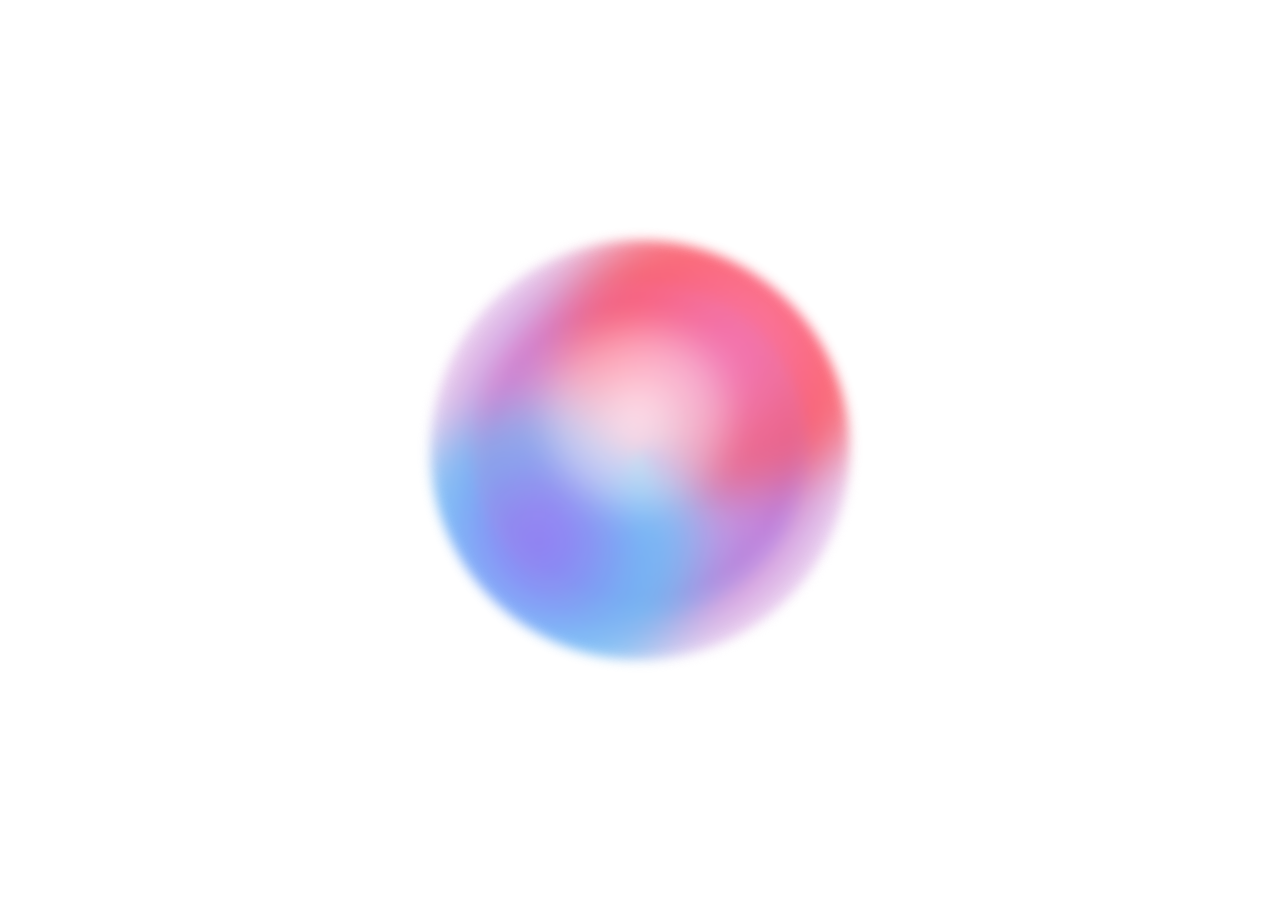
<file: sphere.html>
<!DOCTYPE html>
<html lang="en">
<head>
  <meta charset="UTF-8">
  <meta name="viewport" content="width=device-width, initial-scale=1.0">
  <title>Chromatic Gradient Sphere</title>
  <style>
    *, *::before, *::after {
      margin: 0;
      padding: 0;
      box-sizing: border-box;
    }

    html, body {
      width: 100%;
      height: 100%;
      overflow: hidden;
      background: #ffffff;
    }

    body {
      display: flex;
      align-items: center;
      justify-content: center;
    }

    /* ===== Sphere Container ===== */
    .sphere {
      position: relative;
      width: clamp(260px, 55vmin, 420px);
      height: clamp(260px, 55vmin, 420px);
      border-radius: 50%;
      overflow: hidden;
      background: #ffffff;
      filter: blur(6px);
      opacity: 0.92;
      animation:
        sphereFloat 4.5s ease-in-out infinite,
        spherePulse 6s ease-in-out infinite,
        chromaticShift 7s ease-in-out infinite;
    }

    /* --- Layer 1: Base lavender → purple (NO blur) --- */
    .layer-base {
      position: absolute;
      inset: 0;
      border-radius: 50%;
      background: radial-gradient(
        circle at 50% 50%,
        #F0D6F5 0%,
        #C47DD4 50%,
        transparent 82%
      );
      /* NO blur on base */
    }

    /* --- Layer 2: Pink/coral blob (top-right) --- */
    .layer-pink {
      position: absolute;
      width: 80%;
      height: 70%;
      left: 30%;
      top: -10%;
      border-radius: 50%;
      background: radial-gradient(
        circle at 50% 55%,
        #FF6EB4 0%,
        #FF4444 55%,
        transparent 85%
      );
      filter: blur(25px);
      opacity: 0.85;
    }

    /* --- Layer 3: Blue/purple blob (bottom-left) --- */
    .layer-blue {
      position: absolute;
      width: 75%;
      height: 70%;
      left: -10%;
      top: 40%;
      border-radius: 50%;
      background: radial-gradient(
        circle at 50% 45%,
        #7B5BFF 0%,
        #4FC3F7 55%,
        transparent 85%
      );
      filter: blur(25px);
      opacity: 0.80;
    }

    /* --- Layer 4: Center highlight (white glow) --- */
    .layer-highlight {
      position: absolute;
      width: 45%;
      height: 45%;
      left: 27%;
      top: 20%;
      border-radius: 50%;
      background: radial-gradient(
        circle at 50% 50%,
        rgba(255, 255, 255, 1) 0%,
        rgba(255, 255, 255, 0.6) 40%,
        transparent 100%
      );
      filter: blur(15px);
      opacity: 0.95;
    }

    /* --- Layer 5: Inner sharpness (conic texture) --- */
    .layer-sharp {
      position: absolute;
      inset: 10%;
      border-radius: 50%;
      background: conic-gradient(
        from 0deg at 50% 50%,
        #FF6EB4 0deg,
        #C47DD4 60deg,
        #7B5BFF 120deg,
        #4FC3F7 180deg,
        #C47DD4 240deg,
        #FF6EB4 300deg,
        #FF6EB4 360deg
      );
      /* NO blur — adds visible texture */
      opacity: 0.15;
    }

    /* ===== Animations ===== */

    @keyframes chromaticShift {
      0%, 100% {
        filter: blur(6px) hue-rotate(0deg);
      }
      35% {
        filter: blur(6px) hue-rotate(25deg);
      }
      70% {
        filter: blur(6px) hue-rotate(-15deg);
      }
    }

    @keyframes sphereFloat {
      0%, 100% {
        transform: translateY(0px);
      }
      50% {
        transform: translateY(-14px);
      }
    }

    @keyframes spherePulse {
      0%, 100% {
        scale: 1;
      }
      40% {
        scale: 1.04;
      }
      75% {
        scale: 0.98;
      }
    }

    /* ===== Reduced Motion ===== */
    @media (prefers-reduced-motion: reduce) {
      *, *::before, *::after {
        animation: none !important;
      }
    }
  </style>
</head>
<body>
  <div class="sphere">
    <!-- Layer 1: Base lavender → purple (no blur) -->
    <div class="layer-base"></div>
    <!-- Layer 2: Pink/coral blob top-right -->
    <div class="layer-pink"></div>
    <!-- Layer 3: Blue/purple blob bottom-left -->
    <div class="layer-blue"></div>
    <!-- Layer 4: White highlight glow -->
    <div class="layer-highlight"></div>
    <!-- Layer 5: Inner sharpness conic texture -->
    <div class="layer-sharp"></div>
  </div>
</body>
</html>
</file>
